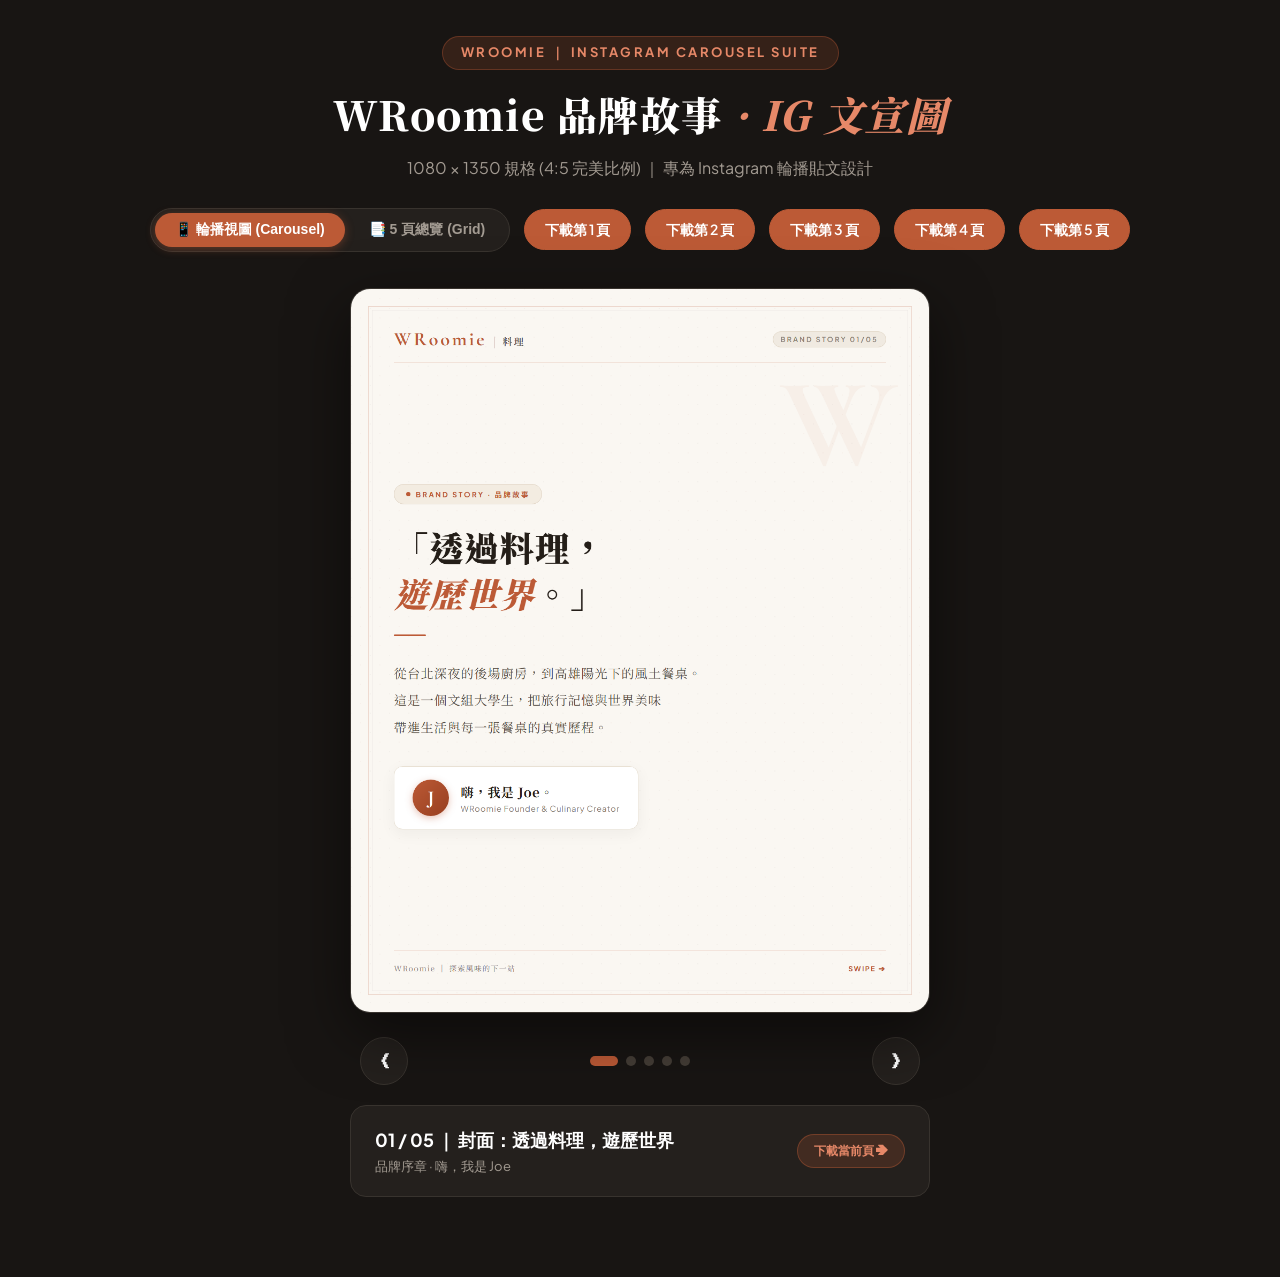
<file: ig_post/index.html>
<!DOCTYPE html>
<html lang="zh-TW">
<head>
<meta charset="UTF-8">
<meta name="viewport" content="width=device-width, initial-scale=1.0">
<title>WRoomie｜料理 - IG 宣傳圖預覽與下載</title>
<link rel="preconnect" href="https://fonts.googleapis.com">
<link rel="preconnect" href="https://fonts.gstatic.com" crossorigin>
<link href="https://fonts.googleapis.com/css2?family=Cormorant+Garamond:ital,wght@0,600;0,700;1,400&family=Noto+Serif+TC:wght@400;600;700;900&family=Plus+Jakarta+Sans:wght@400;500;600;700;800&display=swap" rel="stylesheet">
<style>
  :root {
    --bg-primary: #181513;
    --bg-surface: #24201D;
    --bg-card: #FAF7F2;
    --brand-terracotta: #BC5A36;
    --brand-terracotta-hover: #A04727;
    --brand-olive: #5A6B53;
    --text-light: #F5F3EF;
    --text-muted: #A39B92;
    --border-color: #38332E;
  }

  * {
    margin: 0;
    padding: 0;
    box-sizing: border-box;
  }

  body {
    background-color: var(--bg-primary);
    color: var(--text-light);
    font-family: 'Plus Jakarta Sans', -apple-system, BlinkMacSystemFont, "Segoe UI", Roboto, "PingFang TC", "Microsoft JhengHei", sans-serif;
    min-height: 100vh;
    padding: 36px 20px 80px;
    line-height: 1.5;
  }

  .header-container {
    max-width: 1200px;
    margin: 0 auto 36px;
    text-align: center;
  }

  .brand-badge {
    display: inline-block;
    background: rgba(188, 90, 54, 0.18);
    color: #E68868;
    border: 1px solid rgba(188, 90, 54, 0.35);
    padding: 6px 18px;
    border-radius: 20px;
    font-size: 13px;
    font-weight: 700;
    letter-spacing: 2.5px;
    margin-bottom: 14px;
    text-transform: uppercase;
  }

  h1 {
    font-family: 'Noto Serif TC', serif;
    font-size: 40px;
    font-weight: 900;
    color: #FFFFFF;
    margin-bottom: 12px;
    letter-spacing: 1.5px;
  }

  h1 span {
    color: #E68868;
    font-style: italic;
  }

  .subtitle {
    color: var(--text-muted);
    font-size: 16px;
    margin-bottom: 28px;
    font-weight: 400;
  }

  /* View Mode Toggle Bar */
  .view-toggle-bar {
    display: flex;
    justify-content: center;
    align-items: center;
    gap: 14px;
    margin-bottom: 36px;
    flex-wrap: wrap;
  }

  .toggle-group {
    background: var(--bg-surface);
    padding: 4px;
    border-radius: 30px;
    border: 1px solid var(--border-color);
    display: flex;
    gap: 4px;
  }

  .toggle-btn {
    background: transparent;
    border: none;
    color: var(--text-muted);
    padding: 8px 20px;
    border-radius: 20px;
    font-size: 14px;
    font-weight: 600;
    cursor: pointer;
    transition: all 0.2s ease;
  }

  .toggle-btn.active {
    background: var(--brand-terracotta);
    color: #FFFFFF;
    box-shadow: 0 2px 10px rgba(188, 90, 54, 0.4);
  }

  .btn {
    background: var(--bg-surface);
    color: var(--text-light);
    border: 1px solid var(--border-color);
    padding: 9px 20px;
    border-radius: 30px;
    font-size: 14px;
    font-weight: 600;
    cursor: pointer;
    transition: all 0.2s ease;
    text-decoration: none;
    display: inline-flex;
    align-items: center;
    gap: 8px;
  }

  .btn:hover {
    background: #332D28;
    border-color: #554D45;
  }

  .btn.btn-primary {
    background: var(--brand-terracotta);
    border-color: var(--brand-terracotta);
    color: #FFFFFF;
  }

  .btn.btn-primary:hover {
    background: var(--brand-terracotta-hover);
  }

  /* Carousel Section */
  #carousel-view {
    max-width: 580px;
    margin: 0 auto;
    display: flex;
    flex-direction: column;
    align-items: center;
  }

  .carousel-screen {
    width: 100%;
    aspect-ratio: 4 / 5;
    background: #0C0A09;
    border-radius: 20px;
    border: 1px solid var(--border-color);
    overflow: hidden;
    position: relative;
    box-shadow: 0 20px 60px rgba(0,0,0,0.5);
  }

  .carousel-img {
    width: 100%;
    height: 100%;
    object-fit: cover;
    display: block;
    transition: opacity 0.3s ease;
  }

  .carousel-controls {
    display: flex;
    justify-content: space-between;
    align-items: center;
    width: 100%;
    margin-top: 24px;
    padding: 0 10px;
  }

  .nav-btn {
    background: var(--bg-surface);
    color: #FFFFFF;
    border: 1px solid var(--border-color);
    width: 48px;
    height: 48px;
    border-radius: 50%;
    display: flex;
    align-items: center;
    justify-content: center;
    font-size: 20px;
    cursor: pointer;
    transition: all 0.2s;
  }

  .nav-btn:hover {
    background: var(--brand-terracotta);
    border-color: var(--brand-terracotta);
    transform: scale(1.05);
  }

  .indicators-row {
    display: flex;
    gap: 8px;
    align-items: center;
  }

  .dot {
    width: 10px;
    height: 10px;
    border-radius: 50%;
    background: #443D36;
    cursor: pointer;
    transition: all 0.2s ease;
  }

  .dot.active {
    width: 28px;
    border-radius: 10px;
    background: var(--brand-terracotta);
  }

  .slide-info-card {
    background: var(--bg-surface);
    border: 1px solid var(--border-color);
    border-radius: 16px;
    width: 100%;
    padding: 20px 24px;
    margin-top: 20px;
    display: flex;
    justify-content: space-between;
    align-items: center;
  }

  .slide-info-text h3 {
    font-size: 18px;
    font-weight: 700;
    color: #FFFFFF;
    margin-bottom: 4px;
  }

  .slide-info-text p {
    font-size: 13px;
    color: var(--text-muted);
  }

  /* Grid of all slides */
  #grid-view {
    display: grid;
    grid-template-columns: repeat(auto-fit, minmax(320px, 1fr));
    gap: 32px;
    max-width: 1600px;
    margin: 0 auto;
  }

  .slide-card {
    background: var(--bg-surface);
    border-radius: 18px;
    border: 1px solid var(--border-color);
    overflow: hidden;
    display: flex;
    flex-direction: column;
    box-shadow: 0 10px 30px rgba(0,0,0,0.3);
    transition: transform 0.2s ease, box-shadow 0.2s ease, border-color 0.2s ease;
  }

  .slide-card:hover {
    transform: translateY(-5px);
    box-shadow: 0 16px 44px rgba(0,0,0,0.45);
    border-color: #E68868;
  }

  .slide-card-header {
    padding: 16px 20px;
    display: flex;
    justify-content: space-between;
    align-items: center;
    border-bottom: 1px solid var(--border-color);
  }

  .slide-card-title {
    font-weight: 700;
    font-size: 15px;
    color: #E7E5E4;
  }

  .slide-number {
    font-size: 12px;
    color: #E68868;
    font-weight: 700;
    letter-spacing: 1.5px;
  }

  .slide-preview-container {
    width: 100%;
    aspect-ratio: 4 / 5;
    background: #0C0A09;
    position: relative;
    overflow: hidden;
  }

  .slide-preview-container img {
    width: 100%;
    height: 100%;
    object-fit: cover;
    display: block;
  }

  .slide-card-footer {
    padding: 14px 20px;
    display: flex;
    justify-content: space-between;
    align-items: center;
    background: #1C1917;
    border-top: 1px solid var(--border-color);
  }

  .slide-card-footer span {
    font-size: 13px;
    color: var(--text-muted);
  }

  .btn-download {
    background: rgba(188, 90, 54, 0.2);
    color: #E68868;
    border: 1px solid rgba(188, 90, 54, 0.4);
    padding: 7px 16px;
    border-radius: 20px;
    font-size: 12px;
    font-weight: 700;
    text-decoration: none;
    transition: all 0.2s;
  }

  .btn-download:hover {
    background: var(--brand-terracotta);
    color: #FFFFFF;
  }
</style>
</head>
<body>

  <div class="header-container">
    <div class="brand-badge">WRoomie ｜ Instagram Carousel Suite</div>
    <h1>WRoomie 品牌故事 <span>· IG 文宣圖</span></h1>
    <p class="subtitle">1080 × 1350 規格 (4:5 完美比例) ｜ 專為 Instagram 輪播貼文設計</p>

    <div class="view-toggle-bar">
      <div class="toggle-group">
        <button class="toggle-btn active" id="btn-show-carousel" onclick="switchView('carousel')">📱 輪播視圖 (Carousel)</button>
        <button class="toggle-btn" id="btn-show-grid" onclick="switchView('grid')">📑 5 頁總覽 (Grid)</button>
      </div>
      <a href="output/slide_1.png" download="WRoomie_01_Cover.png" class="btn btn-primary">下載第 1 頁</a>
      <a href="output/slide_2.png" download="WRoomie_02_2012.png" class="btn btn-primary">下載第 2 頁</a>
      <a href="output/slide_3.png" download="WRoomie_03_2022.png" class="btn btn-primary">下載第 3 頁</a>
      <a href="output/slide_4.png" download="WRoomie_04_2026.png" class="btn btn-primary">下載第 4 頁</a>
      <a href="output/slide_5.png" download="WRoomie_05_Vision.png" class="btn btn-primary">下載第 5 頁</a>
    </div>
  </div>

  <!-- Carousel Mode -->
  <div id="carousel-view">
    <div class="carousel-screen">
      <img src="output/slide_1.png" id="mainCarouselImg" class="carousel-img" alt="Slide Preview">
    </div>

    <div class="carousel-controls">
      <button class="nav-btn" onclick="prevSlide()">❮</button>
      <div class="indicators-row" id="dotsContainer">
        <div class="dot active" onclick="goToSlide(1)"></div>
        <div class="dot" onclick="goToSlide(2)"></div>
        <div class="dot" onclick="goToSlide(3)"></div>
        <div class="dot" onclick="goToSlide(4)"></div>
        <div class="dot" onclick="goToSlide(5)"></div>
      </div>
      <button class="nav-btn" onclick="nextSlide()">❯</button>
    </div>

    <div class="slide-info-card">
      <div class="slide-info-text">
        <h3 id="slideInfoTitle">01 / 05 ｜ 封面：透過料理，遊歷世界</h3>
        <p id="slideInfoDesc">品牌序章 · 嗨，我是 Joe</p>
      </div>
      <a href="output/slide_1.png" id="slideInfoDownload" download="WRoomie_Slide_1.png" class="btn-download">下載當前頁 ➔</a>
    </div>
  </div>

  <!-- Grid Mode -->
  <div id="grid-view" style="display: none;">

    <!-- Slide 1 -->
    <div class="slide-card">
      <div class="slide-card-header">
        <span class="slide-card-title">封面 ｜ 透過料理，遊歷世界</span>
        <span class="slide-number">01 / 05</span>
      </div>
      <div class="slide-preview-container">
        <img src="output/slide_1.png" alt="Slide 1">
      </div>
      <div class="slide-card-footer">
        <span>品牌序章 · 嗨，我是 Joe</span>
        <a href="output/slide_1.png" download="WRoomie_01_Cover.png" class="btn-download">下載 PNG ➔</a>
      </div>
    </div>

    <!-- Slide 2 -->
    <div class="slide-card">
      <div class="slide-card-header">
        <span class="slide-card-title">2012 ｜ 闖進廚房後場的起點</span>
        <span class="slide-number">02 / 05</span>
      </div>
      <div class="slide-preview-container">
        <img src="output/slide_2.png" alt="Slide 2">
      </div>
      <div class="slide-card-footer">
        <span>文組生的大學轉折點</span>
        <a href="output/slide_2.png" download="WRoomie_02_2012.png" class="btn-download">下載 PNG ➔</a>
      </div>
    </div>

    <!-- Slide 3 -->
    <div class="slide-card">
      <div class="slide-card-header">
        <span class="slide-card-title">2022 ｜ 成立 Roomie (一日室友)</span>
        <span class="slide-number">03 / 05</span>
      </div>
      <div class="slide-preview-container">
        <img src="output/slide_3.png" alt="Slide 3">
      </div>
      <div class="slide-card-footer">
        <span>結合 2 張精緻美食照片</span>
        <a href="output/slide_3.png" download="WRoomie_03_2022.png" class="btn-download">下載 PNG ➔</a>
      </div>
    </div>

    <!-- Slide 4 -->
    <div class="slide-card">
      <div class="slide-card-header">
        <span class="slide-card-title">2026 ｜ 回到高雄，重新認識料理</span>
        <span class="slide-number">04 / 05</span>
      </div>
      <div class="slide-preview-container">
        <img src="output/slide_4.png" alt="Slide 4">
      </div>
      <div class="slide-card-footer">
        <span>結合 Joe 專注做菜照片</span>
        <a href="output/slide_4.png" download="WRoomie_04_2026.png" class="btn-download">下載 PNG ➔</a>
      </div>
    </div>

    <!-- Slide 5 -->
    <div class="slide-card">
      <div class="slide-card-header">
        <span class="slide-card-title">結尾 ｜ WRoomie 的理念與願景</span>
        <span class="slide-number">05 / 05</span>
      </div>
      <div class="slide-preview-container">
        <img src="output/slide_5.png" alt="Slide 5">
      </div>
      <div class="slide-card-footer">
        <span>金句總結與關注號召</span>
        <a href="output/slide_5.png" download="WRoomie_05_Vision.png" class="btn-download">下載 PNG ➔</a>
      </div>
    </div>

  </div>

  <script>
    const slideData = [
      { id: 1, title: "01 / 05 ｜ 封面：透過料理，遊歷世界", desc: "品牌序章 · 嗨，我是 Joe", file: "slide_1.png", name: "WRoomie_01_Cover.png" },
      { id: 2, title: "02 / 05 ｜ 2012：闖入廚房後場的起點", desc: "普通文組生的料理志業轉折點", file: "slide_2.png", name: "WRoomie_02_2012.png" },
      { id: 3, title: "03 / 05 ｜ 2022：成立 Roomie 一日室友", desc: "結合 2 張精緻美食料理照片", file: "slide_3.png", name: "WRoomie_03_2022.png" },
      { id: 4, title: "04 / 05 ｜ 2026：回到高雄，重新認識料理", desc: "結合 Joe 專注做菜的照片", file: "slide_4.png", name: "WRoomie_04_2026.png" },
      { id: 5, title: "05 / 05 ｜ 結尾：從高雄出發，把世界帶回餐桌", desc: "核心金句與關注號召", file: "slide_5.png", name: "WRoomie_05_Vision.png" }
    ];

    let currentSlide = 1;

    function updateCarousel() {
      const data = slideData[currentSlide - 1];
      const img = document.getElementById('mainCarouselImg');
      img.style.opacity = 0;
      setTimeout(() => {
        img.src = 'output/' + data.file;
        img.style.opacity = 1;
      }, 150);

      document.getElementById('slideInfoTitle').textContent = data.title;
      document.getElementById('slideInfoDesc').textContent = data.desc;
      const downloadBtn = document.getElementById('slideInfoDownload');
      downloadBtn.href = 'output/' + data.file;
      downloadBtn.download = data.name;

      const dots = document.querySelectorAll('.dot');
      dots.forEach((dot, idx) => {
        if (idx === currentSlide - 1) {
          dot.classList.add('active');
        } else {
          dot.classList.remove('active');
        }
      });
    }

    function nextSlide() {
      currentSlide = currentSlide >= 5 ? 1 : currentSlide + 1;
      updateCarousel();
    }

    function prevSlide() {
      currentSlide = currentSlide <= 1 ? 5 : currentSlide - 1;
      updateCarousel();
    }

    function goToSlide(num) {
      currentSlide = num;
      updateCarousel();
    }

    function switchView(mode) {
      const carouselView = document.getElementById('carousel-view');
      const gridView = document.getElementById('grid-view');
      const btnCarousel = document.getElementById('btn-show-carousel');
      const btnGrid = document.getElementById('btn-show-grid');

      if (mode === 'carousel') {
        carouselView.style.display = 'flex';
        gridView.style.display = 'none';
        btnCarousel.classList.add('active');
        btnGrid.classList.remove('active');
      } else {
        carouselView.style.display = 'none';
        gridView.style.display = 'grid';
        btnCarousel.classList.remove('active');
        btnGrid.classList.add('active');
      }
    }

    // Keyboard support
    document.addEventListener('keydown', (e) => {
      if (e.key === 'ArrowRight') nextSlide();
      if (e.key === 'ArrowLeft') prevSlide();
    });
  </script>
</body>
</html>
</file>
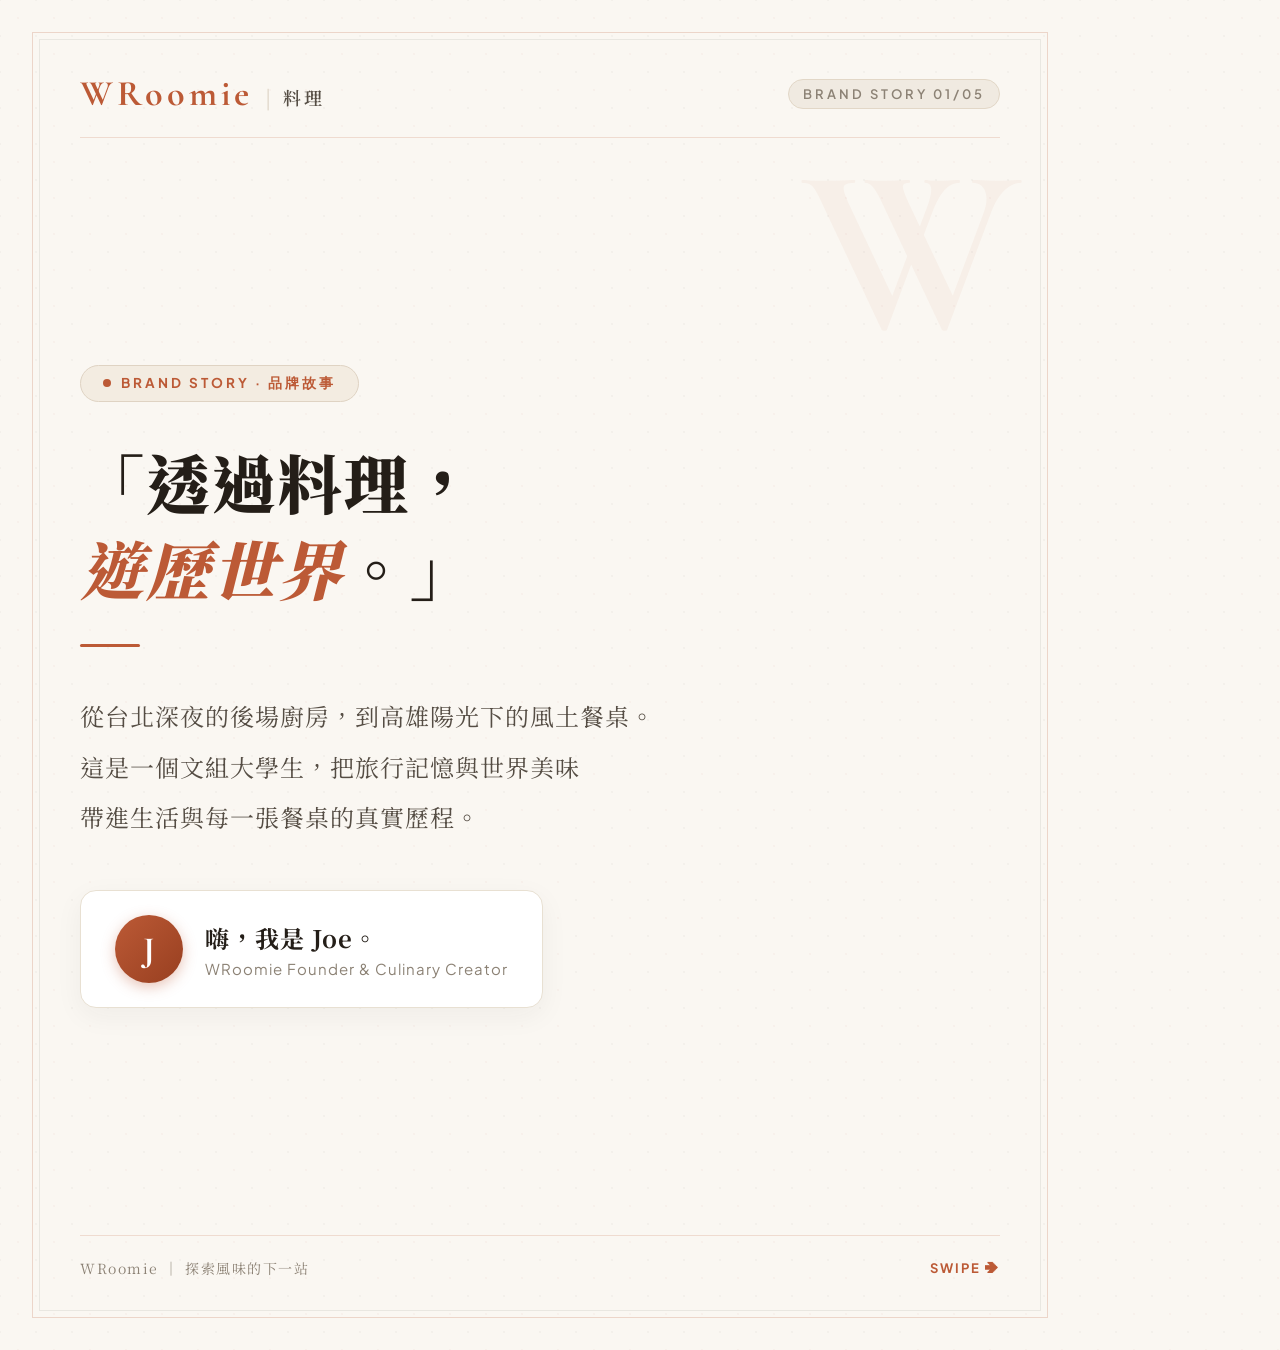
<file: ig_post/slide1.html>
<!DOCTYPE html>
<html lang="zh-TW">
<head>
<meta charset="UTF-8">
<title>WRoomie - Slide 1</title>
<link rel="preconnect" href="https://fonts.googleapis.com">
<link rel="preconnect" href="https://fonts.gstatic.com" crossorigin>
<link href="https://fonts.googleapis.com/css2?family=Cormorant+Garamond:ital,wght@0,400;0,600;0,700;1,400;1,600&family=Noto+Serif+TC:wght@400;500;600;700;900&family=Plus+Jakarta+Sans:wght@400;500;600;700&display=swap" rel="stylesheet">
<style>
  * {
    margin: 0;
    padding: 0;
    box-sizing: border-box;
    -webkit-font-smoothing: antialiased;
  }

  body {
    width: 1080px;
    height: 1350px;
    background-color: #FAF7F2;
    background-image: radial-gradient(rgba(188, 90, 54, 0.04) 1px, transparent 1px), radial-gradient(rgba(45, 39, 33, 0.03) 1px, #FAF7F2 1px);
    background-size: 36px 36px;
    background-position: 0 0, 18px 18px;
    font-family: 'Noto Serif TC', serif;
    color: #2D2721;
    overflow: hidden;
    position: relative;
    padding: 72px 80px;
    display: flex;
    flex-direction: column;
    justify-content: space-between;
  }

  .frame-border {
    position: absolute;
    top: 32px;
    left: 32px;
    right: 32px;
    bottom: 32px;
    border: 1px solid rgba(188, 90, 54, 0.22);
    pointer-events: none;
    z-index: 100;
  }
  .frame-border::before {
    content: '';
    position: absolute;
    top: 6px;
    left: 6px;
    right: 6px;
    bottom: 6px;
    border: 1px solid rgba(45, 39, 33, 0.08);
  }

  .header {
    display: flex;
    justify-content: space-between;
    align-items: center;
    border-bottom: 1px solid rgba(188, 90, 54, 0.18);
    padding-bottom: 22px;
    position: relative;
    z-index: 10;
  }

  .brand-logo {
    display: flex;
    align-items: baseline;
    gap: 12px;
  }

  .brand-logo .eng {
    font-family: 'Cormorant Garamond', serif;
    font-size: 36px;
    font-weight: 700;
    letter-spacing: 4px;
    color: #BC5A36;
  }

  .brand-logo .slash {
    color: #D4C8B8;
    font-weight: 300;
    font-size: 20px;
  }

  .brand-logo .cht {
    font-family: 'Noto Serif TC', serif;
    font-size: 18px;
    font-weight: 600;
    letter-spacing: 3px;
    color: #554D44;
  }

  .slide-tag {
    font-family: 'Plus Jakarta Sans', sans-serif;
    font-size: 13px;
    font-weight: 600;
    letter-spacing: 3px;
    color: #8C8275;
    text-transform: uppercase;
    background: #F0EAE1;
    padding: 6px 14px;
    border-radius: 20px;
    border: 1px solid #E2D7C7;
  }

  .content-main {
    flex: 1;
    display: flex;
    flex-direction: column;
    justify-content: center;
    position: relative;
    z-index: 10;
    padding: 20px 0;
  }

  .watermark-symbol {
    position: absolute;
    right: -20px;
    top: 20px;
    font-family: 'Cormorant Garamond', serif;
    font-size: 240px;
    font-weight: 700;
    color: rgba(188, 90, 54, 0.05);
    line-height: 0.8;
    user-select: none;
    pointer-events: none;
    z-index: -1;
  }

  .cover-badge {
    display: inline-flex;
    align-items: center;
    gap: 10px;
    font-family: 'Plus Jakarta Sans', sans-serif;
    font-size: 13.5px;
    font-weight: 700;
    color: #BC5A36;
    letter-spacing: 3px;
    text-transform: uppercase;
    background: #F3ECE1;
    border: 1px solid #DFD3C3;
    padding: 8px 22px;
    border-radius: 20px;
    margin-bottom: 36px;
    width: fit-content;
  }

  .cover-badge::before {
    content: '';
    width: 8px;
    height: 8px;
    border-radius: 50%;
    background: #BC5A36;
  }

  .hero-quote {
    font-size: 64px;
    font-weight: 900;
    line-height: 1.35;
    color: #241E18;
    letter-spacing: 2px;
    margin-bottom: 34px;
  }

  .hero-quote span {
    color: #BC5A36;
    font-style: italic;
  }

  .cover-desc {
    font-size: 24px;
    line-height: 2.1;
    color: #554D44;
    letter-spacing: 1px;
    margin-bottom: 48px;
    max-width: 840px;
  }

  .divider-accent {
    width: 60px;
    height: 3px;
    background: #BC5A36;
    margin-bottom: 44px;
    border-radius: 2px;
  }

  .author-card {
    display: flex;
    align-items: center;
    gap: 22px;
    background: #FFFFFF;
    border: 1px solid #E8E0D2;
    padding: 24px 34px;
    border-radius: 16px;
    width: fit-content;
    box-shadow: 0 8px 28px rgba(45, 39, 33, 0.05);
  }

  .author-avatar {
    width: 68px;
    height: 68px;
    border-radius: 50%;
    background: linear-gradient(135deg, #BC5A36 0%, #983F20 100%);
    color: #FFFFFF;
    display: flex;
    align-items: center;
    justify-content: center;
    font-family: 'Cormorant Garamond', serif;
    font-size: 34px;
    font-weight: 700;
    box-shadow: 0 4px 14px rgba(188, 90, 54, 0.35);
  }

  .author-info h4 {
    font-size: 24px;
    font-weight: 700;
    color: #241E18;
    margin-bottom: 4px;
    letter-spacing: 1px;
  }

  .author-info p {
    font-size: 15px;
    color: #8C8275;
    font-family: 'Plus Jakarta Sans', sans-serif;
    letter-spacing: 1px;
  }

  .footer {
    display: flex;
    justify-content: space-between;
    align-items: center;
    border-top: 1px solid rgba(188, 90, 54, 0.18);
    padding-top: 22px;
    position: relative;
    z-index: 10;
  }

  .footer-left {
    font-size: 14px;
    color: #8C8275;
    letter-spacing: 1.5px;
    font-family: 'Noto Serif TC', serif;
  }

  .swipe-hint {
    display: flex;
    align-items: center;
    gap: 8px;
    font-family: 'Plus Jakarta Sans', sans-serif;
    font-size: 13px;
    font-weight: 700;
    color: #BC5A36;
    letter-spacing: 2px;
  }
</style>
</head>
<body>
  <div class="frame-border"></div>

  <div class="header">
    <div class="brand-logo">
      <span class="eng">WRoomie</span>
      <span class="slash">|</span>
      <span class="cht">料理</span>
    </div>
    <div class="slide-tag">Brand Story 01/05</div>
  </div>

  <div class="content-main">
    <div class="watermark-symbol">W</div>
    <div class="cover-badge">Brand Story · 品牌故事</div>
    <h1 class="hero-quote">「透過料理，<br><span>遊歷世界</span>。」</h1>
    <div class="divider-accent"></div>
    <p class="cover-desc">
      從台北深夜的後場廚房，到高雄陽光下的風土餐桌。<br>
      這是一個文組大學生，把旅行記憶與世界美味<br>
      帶進生活與每一張餐桌的真實歷程。
    </p>

    <div class="author-card">
      <div class="author-avatar">J</div>
      <div class="author-info">
        <h4>嗨，我是 Joe。</h4>
        <p>WRoomie Founder & Culinary Creator</p>
      </div>
    </div>
  </div>

  <div class="footer">
    <div class="footer-left">WRoomie ｜ 探索風味的下一站</div>
    <div class="swipe-hint">SWIPE ➔</div>
  </div>
</body>
</html>
</file>
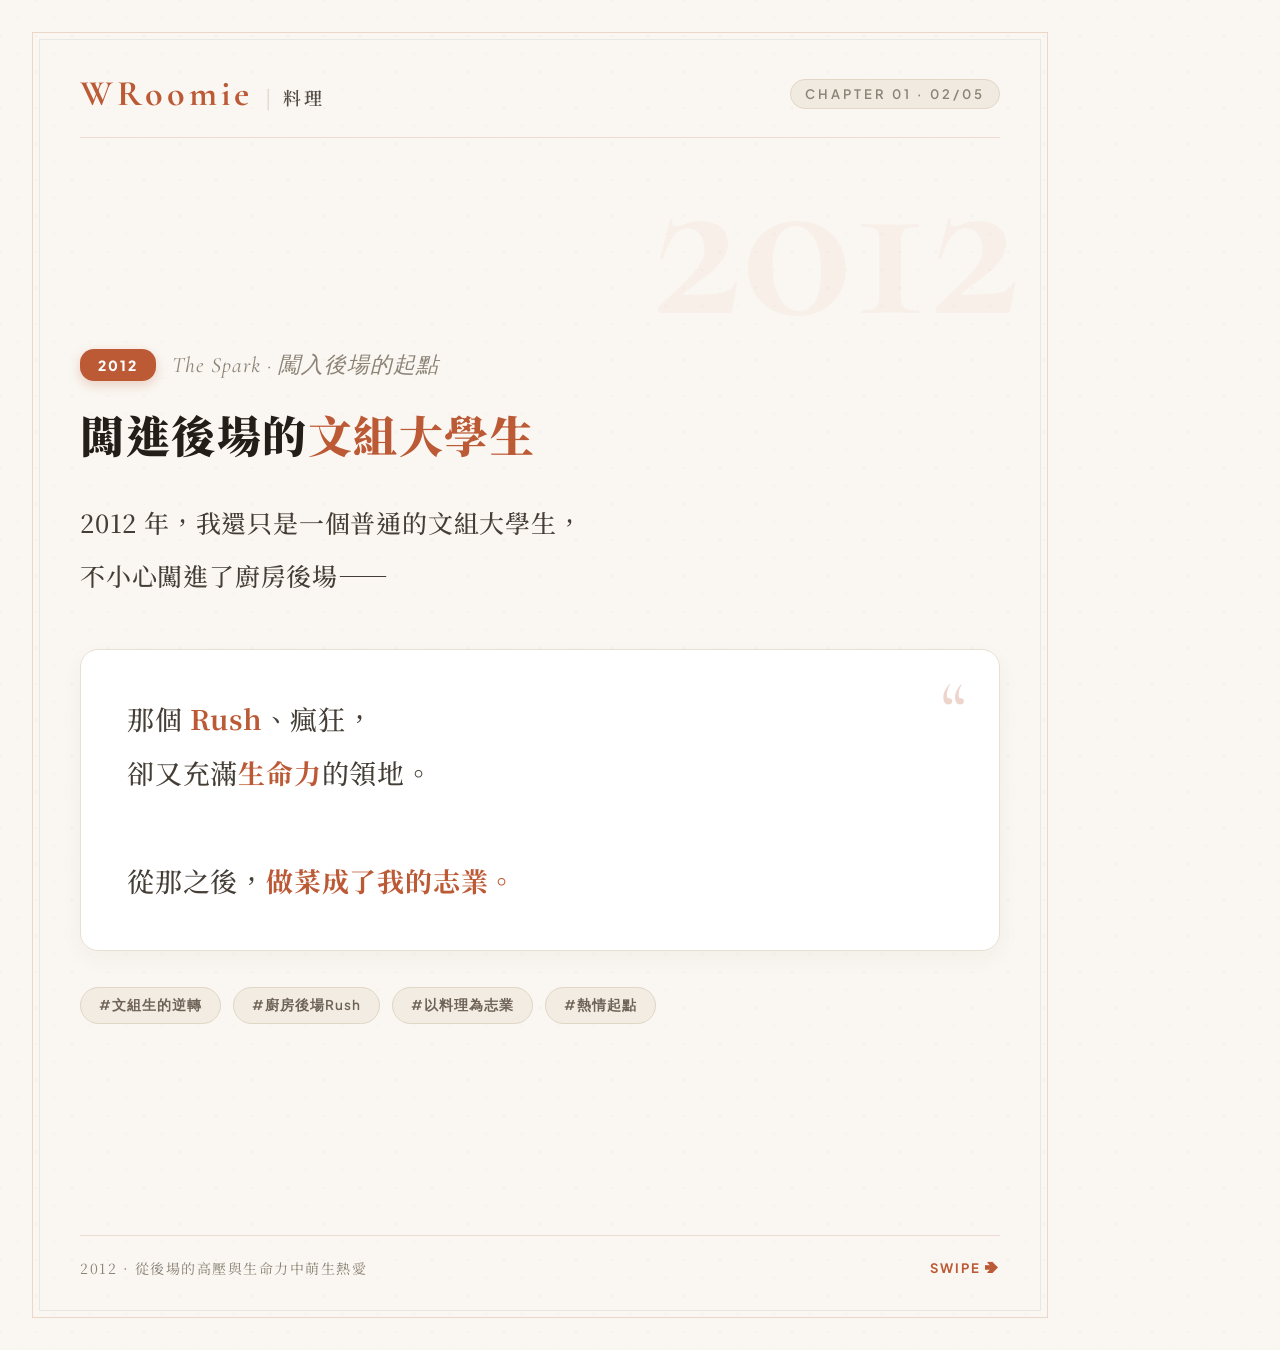
<file: ig_post/slide2.html>
<!DOCTYPE html>
<html lang="zh-TW">
<head>
<meta charset="UTF-8">
<title>WRoomie - Slide 2</title>
<link rel="preconnect" href="https://fonts.googleapis.com">
<link rel="preconnect" href="https://fonts.gstatic.com" crossorigin>
<link href="https://fonts.googleapis.com/css2?family=Cormorant+Garamond:ital,wght@0,400;0,600;0,700;1,400;1,600&family=Noto+Serif+TC:wght@400;500;600;700;900&family=Plus+Jakarta+Sans:wght@400;500;600;700&display=swap" rel="stylesheet">
<style>
  * {
    margin: 0;
    padding: 0;
    box-sizing: border-box;
    -webkit-font-smoothing: antialiased;
  }

  body {
    width: 1080px;
    height: 1350px;
    background-color: #FAF7F2;
    background-image: radial-gradient(rgba(188, 90, 54, 0.04) 1px, transparent 1px), radial-gradient(rgba(45, 39, 33, 0.03) 1px, #FAF7F2 1px);
    background-size: 36px 36px;
    background-position: 0 0, 18px 18px;
    font-family: 'Noto Serif TC', 'PingFang TC', 'Microsoft JhengHei', serif;
    color: #2D2721;
    overflow: hidden;
    position: relative;
    padding: 72px 80px;
    display: flex;
    flex-direction: column;
    justify-content: space-between;
  }

  .frame-border {
    position: absolute;
    top: 32px;
    left: 32px;
    right: 32px;
    bottom: 32px;
    border: 1px solid rgba(188, 90, 54, 0.22);
    pointer-events: none;
    z-index: 100;
  }
  .frame-border::before {
    content: '';
    position: absolute;
    top: 6px;
    left: 6px;
    right: 6px;
    bottom: 6px;
    border: 1px solid rgba(45, 39, 33, 0.08);
  }

  .header {
    display: flex;
    justify-content: space-between;
    align-items: center;
    border-bottom: 1px solid rgba(188, 90, 54, 0.18);
    padding-bottom: 22px;
    position: relative;
    z-index: 10;
  }

  .brand-logo {
    display: flex;
    align-items: baseline;
    gap: 12px;
  }

  .brand-logo .eng {
    font-family: 'Cormorant Garamond', serif;
    font-size: 36px;
    font-weight: 700;
    letter-spacing: 4px;
    color: #BC5A36;
  }

  .brand-logo .slash {
    color: #D4C8B8;
    font-weight: 300;
    font-size: 20px;
  }

  .brand-logo .cht {
    font-family: 'Noto Serif TC', serif;
    font-size: 18px;
    font-weight: 600;
    letter-spacing: 3px;
    color: #554D44;
  }

  .slide-tag {
    font-family: 'Plus Jakarta Sans', sans-serif;
    font-size: 13px;
    font-weight: 600;
    letter-spacing: 3px;
    color: #8C8275;
    text-transform: uppercase;
    background: #F0EAE1;
    padding: 6px 14px;
    border-radius: 20px;
    border: 1px solid #E2D7C7;
  }

  .content-main {
    flex: 1;
    display: flex;
    flex-direction: column;
    justify-content: center;
    position: relative;
    z-index: 10;
    padding: 20px 0;
  }

  .watermark-year {
    position: absolute;
    right: -20px;
    top: 10px;
    font-family: 'Cormorant Garamond', serif;
    font-size: 230px;
    font-weight: 700;
    color: rgba(188, 90, 54, 0.05);
    line-height: 0.8;
    user-select: none;
    pointer-events: none;
    z-index: -1;
  }

  .year-badge-container {
    display: flex;
    align-items: center;
    gap: 16px;
    margin-bottom: 24px;
  }

  .year-pill {
    font-family: 'Plus Jakarta Sans', sans-serif;
    font-size: 14px;
    font-weight: 800;
    letter-spacing: 2px;
    color: #FFFFFF;
    background: #BC5A36;
    padding: 7px 18px;
    border-radius: 14px;
    text-transform: uppercase;
    box-shadow: 0 4px 12px rgba(188, 90, 54, 0.25);
  }

  .year-en-sub {
    font-family: 'Cormorant Garamond', serif;
    font-style: italic;
    font-size: 22px;
    color: #8C8275;
    letter-spacing: 1px;
  }

  .slide-title {
    font-size: 44px;
    font-weight: 900;
    line-height: 1.35;
    color: #241E18;
    letter-spacing: 1.5px;
    margin-bottom: 32px;
  }

  .slide-title span {
    color: #BC5A36;
  }

  .story-p {
    font-size: 25px;
    line-height: 2.1;
    color: #453E36;
    letter-spacing: 0.8px;
    margin-bottom: 28px;
    font-weight: 500;
  }

  .story-p strong {
    color: #BC5A36;
    font-weight: 700;
  }

  .kitchen-card {
    background: #FFFFFF;
    border: 1px solid #E8E0D2;
    border-radius: 18px;
    padding: 42px 46px;
    margin-top: 20px;
    box-shadow: 0 8px 24px rgba(45, 39, 33, 0.04);
    position: relative;
  }

  .kitchen-quote-icon {
    font-family: 'Cormorant Garamond', serif;
    font-size: 80px;
    line-height: 1;
    color: #BC5A36;
    opacity: 0.25;
    position: absolute;
    top: 20px;
    right: 32px;
  }

  .keywords-tag-row {
    display: flex;
    gap: 12px;
    margin-top: 36px;
    flex-wrap: wrap;
  }

  .kw-tag {
    font-family: 'Plus Jakarta Sans', sans-serif;
    font-size: 13.5px;
    font-weight: 600;
    color: #6E6356;
    background: #F2ECE2;
    border: 1px solid #E0D6C6;
    padding: 8px 18px;
    border-radius: 20px;
    letter-spacing: 1px;
  }

  .footer {
    display: flex;
    justify-content: space-between;
    align-items: center;
    border-top: 1px solid rgba(188, 90, 54, 0.18);
    padding-top: 22px;
    position: relative;
    z-index: 10;
  }

  .footer-left {
    font-size: 14px;
    color: #8C8275;
    letter-spacing: 1.5px;
    font-family: 'Noto Serif TC', serif;
  }

  .swipe-hint {
    display: flex;
    align-items: center;
    gap: 8px;
    font-family: 'Plus Jakarta Sans', sans-serif;
    font-size: 13px;
    font-weight: 700;
    color: #BC5A36;
    letter-spacing: 2px;
  }
</style>
</head>
<body>
  <div class="frame-border"></div>

  <div class="header">
    <div class="brand-logo">
      <span class="eng">WRoomie</span>
      <span class="slash">|</span>
      <span class="cht">料理</span>
    </div>
    <div class="slide-tag">Chapter 01 · 02/05</div>
  </div>

  <div class="content-main">
    <div class="watermark-year">2012</div>

    <div class="year-badge-container">
      <div class="year-pill">2012</div>
      <div class="year-en-sub">The Spark · 闖入後場的起點</div>
    </div>

    <h2 class="slide-title">闖進後場的<span>文組大學生</span></h2>

    <p class="story-p">
      2012 年，我還只是一個普通的文組大學生，<br>
      不小心闖進了廚房後場——
    </p>

    <div class="kitchen-card">
      <div class="kitchen-quote-icon">“</div>
      <p class="story-p" style="margin-bottom: 0; font-size: 27px; line-height: 2;">
        那個 <strong>Rush</strong>、瘋狂，<br>
        卻又充滿<strong>生命力</strong>的領地。<br><br>
        從那之後，<strong>做菜成了我的志業。</strong>
      </p>
    </div>

    <div class="keywords-tag-row">
      <span class="kw-tag">#文組生的逆轉</span>
      <span class="kw-tag">#廚房後場Rush</span>
      <span class="kw-tag">#以料理為志業</span>
      <span class="kw-tag">#熱情起點</span>
    </div>
  </div>

  <div class="footer">
    <div class="footer-left">2012 · 從後場的高壓與生命力中萌生熱愛</div>
    <div class="swipe-hint">SWIPE ➔</div>
  </div>
</body>
</html>
</file>
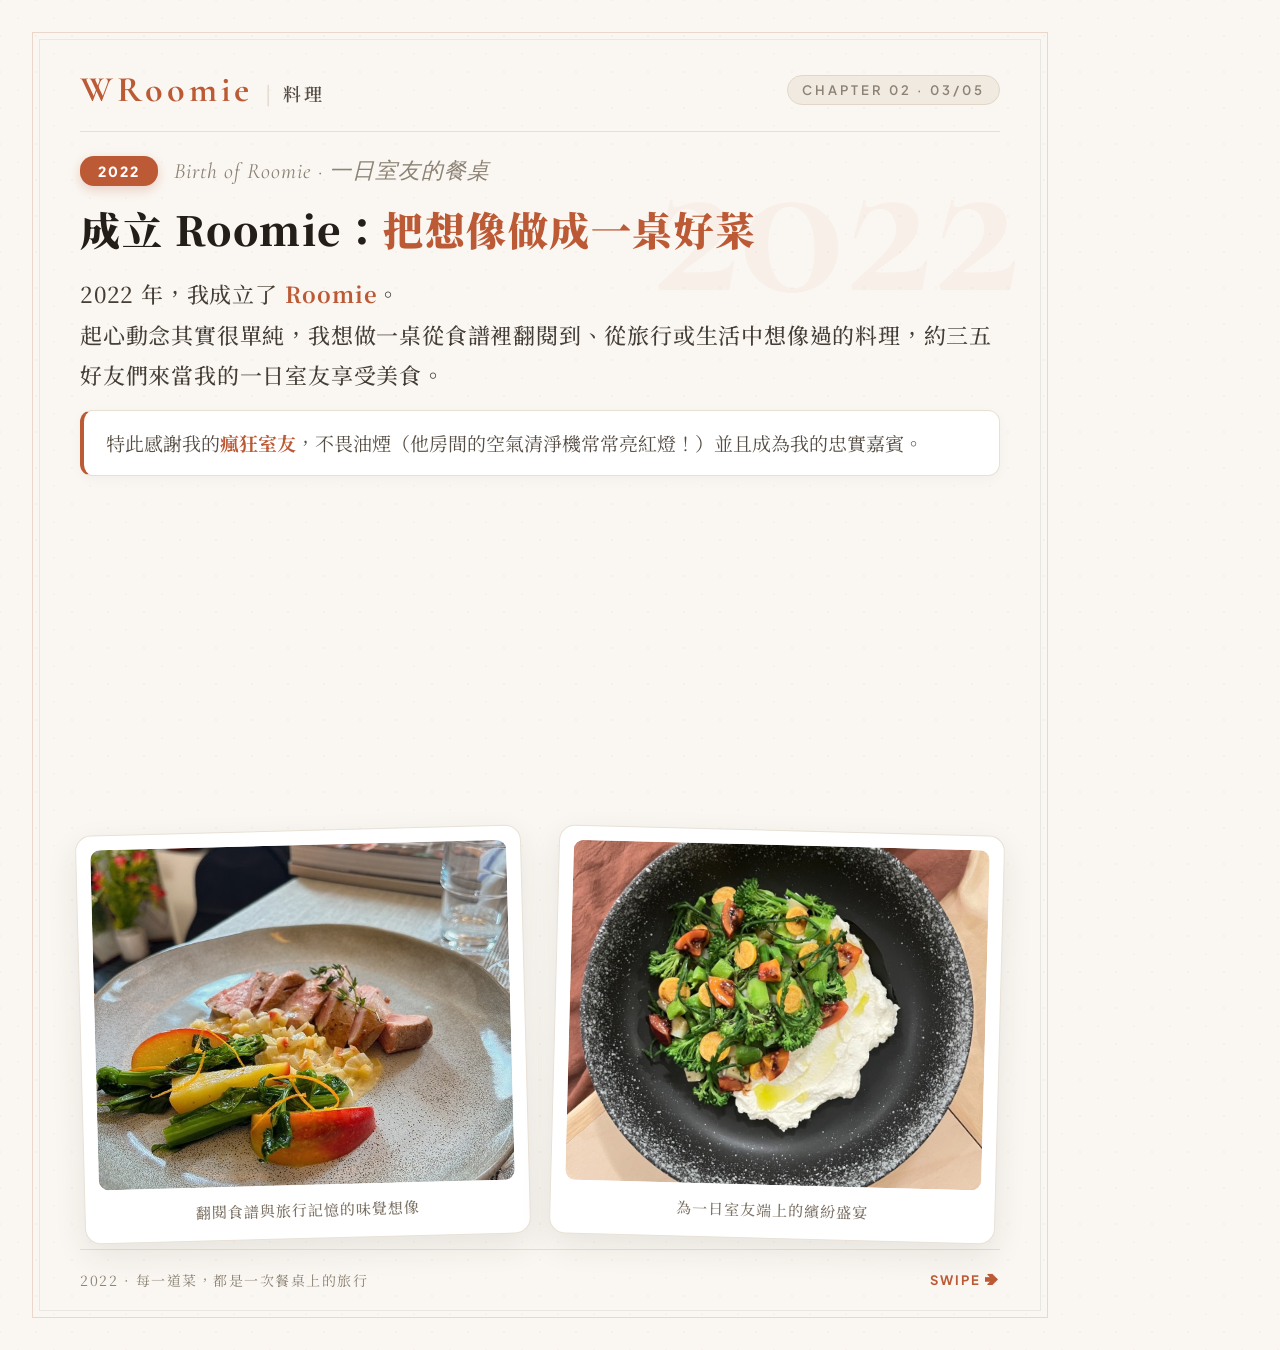
<file: ig_post/slide3.html>
<!DOCTYPE html>
<html lang="zh-TW">
<head>
<meta charset="UTF-8">
<title>WRoomie - Slide 3</title>
<link rel="preconnect" href="https://fonts.googleapis.com">
<link rel="preconnect" href="https://fonts.gstatic.com" crossorigin>
<link href="https://fonts.googleapis.com/css2?family=Cormorant+Garamond:ital,wght@0,400;0,600;0,700;1,400;1,600&family=Noto+Serif+TC:wght@400;500;600;700;900&family=Plus+Jakarta+Sans:wght@400;500;600;700&display=swap" rel="stylesheet">
<style>
  * {
    margin: 0;
    padding: 0;
    box-sizing: border-box;
    -webkit-font-smoothing: antialiased;
  }

  body {
    width: 1080px;
    height: 1350px;
    background-color: #FAF7F2;
    background-image: radial-gradient(rgba(188, 90, 54, 0.04) 1px, transparent 1px), radial-gradient(rgba(45, 39, 33, 0.03) 1px, #FAF7F2 1px);
    background-size: 36px 36px;
    background-position: 0 0, 18px 18px;
    font-family: 'Noto Serif TC', serif;
    color: #2D2721;
    overflow: hidden;
    position: relative;
    padding: 68px 80px 60px;
    display: flex;
    flex-direction: column;
    justify-content: space-between;
  }

  .frame-border {
    position: absolute;
    top: 32px;
    left: 32px;
    right: 32px;
    bottom: 32px;
    border: 1px solid rgba(188, 90, 54, 0.22);
    pointer-events: none;
    z-index: 100;
  }
  .frame-border::before {
    content: '';
    position: absolute;
    top: 6px;
    left: 6px;
    right: 6px;
    bottom: 6px;
    border: 1px solid rgba(45, 39, 33, 0.08);
  }

  .header {
    display: flex;
    justify-content: space-between;
    align-items: center;
    border-bottom: 1px solid rgba(188, 90, 54, 0.18);
    padding-bottom: 20px;
    position: relative;
    z-index: 10;
  }

  .brand-logo {
    display: flex;
    align-items: baseline;
    gap: 12px;
  }

  .brand-logo .eng {
    font-family: 'Cormorant Garamond', serif;
    font-size: 36px;
    font-weight: 700;
    letter-spacing: 4px;
    color: #BC5A36;
  }

  .brand-logo .slash {
    color: #D4C8B8;
    font-weight: 300;
    font-size: 20px;
  }

  .brand-logo .cht {
    font-family: 'Noto Serif TC', serif;
    font-size: 18px;
    font-weight: 600;
    letter-spacing: 3px;
    color: #554D44;
  }

  .slide-tag {
    font-family: 'Plus Jakarta Sans', sans-serif;
    font-size: 13px;
    font-weight: 600;
    letter-spacing: 3px;
    color: #8C8275;
    text-transform: uppercase;
    background: #F0EAE1;
    padding: 6px 14px;
    border-radius: 20px;
    border: 1px solid #E2D7C7;
  }

  .content-main {
    flex: 1;
    display: flex;
    flex-direction: column;
    justify-content: space-between;
    position: relative;
    z-index: 10;
    padding: 24px 0 10px;
  }

  .watermark-year {
    position: absolute;
    right: -20px;
    top: 0px;
    font-family: 'Cormorant Garamond', serif;
    font-size: 220px;
    font-weight: 700;
    color: rgba(188, 90, 54, 0.05);
    line-height: 0.8;
    user-select: none;
    pointer-events: none;
    z-index: -1;
  }

  .year-badge-container {
    display: flex;
    align-items: center;
    gap: 16px;
    margin-bottom: 16px;
  }

  .year-pill {
    font-family: 'Plus Jakarta Sans', sans-serif;
    font-size: 14px;
    font-weight: 800;
    letter-spacing: 2px;
    color: #FFFFFF;
    background: #BC5A36;
    padding: 6px 18px;
    border-radius: 14px;
    text-transform: uppercase;
    box-shadow: 0 4px 12px rgba(188, 90, 54, 0.25);
  }

  .year-en-sub {
    font-family: 'Cormorant Garamond', serif;
    font-style: italic;
    font-size: 22px;
    color: #8C8275;
    letter-spacing: 1px;
  }

  .slide-title {
    font-size: 40px;
    font-weight: 900;
    line-height: 1.35;
    color: #241E18;
    letter-spacing: 1.5px;
    margin-bottom: 18px;
  }

  .slide-title span {
    color: #BC5A36;
  }

  .story-p {
    font-size: 22px;
    line-height: 1.85;
    color: #453E36;
    letter-spacing: 0.8px;
    margin-bottom: 14px;
    font-weight: 500;
  }

  .story-p strong {
    color: #BC5A36;
    font-weight: 700;
  }

  .roomie-highlight {
    background: #FFFFFF;
    border: 1px solid #E8E0D2;
    border-left: 4px solid #BC5A36;
    border-radius: 12px;
    padding: 16px 22px;
    font-size: 19px;
    line-height: 1.7;
    color: #554D44;
    margin-bottom: 24px;
    box-shadow: 0 4px 14px rgba(45, 39, 33, 0.03);
  }

  .roomie-highlight strong {
    color: #BC5A36;
  }

  .photo-duo-container {
    display: flex;
    gap: 28px;
    align-items: stretch;
    justify-content: space-between;
  }

  .polaroid-card {
    background: #FFFFFF;
    padding: 14px 14px 18px 14px;
    border-radius: 16px;
    box-shadow: 0 12px 32px rgba(45, 39, 33, 0.09);
    border: 1px solid #E8E1D5;
    flex: 1;
    display: flex;
    flex-direction: column;
  }

  .polaroid-card.card-1 {
    transform: rotate(-1.5deg);
  }

  .polaroid-card.card-2 {
    transform: rotate(1.5deg);
  }

  .photo-frame {
    width: 100%;
    height: 340px;
    border-radius: 10px;
    overflow: hidden;
    background: #EEE7DC;
  }

  .photo-frame img {
    width: 100%;
    height: 100%;
    object-fit: cover;
    display: block;
  }

  .photo-caption {
    font-size: 15px;
    color: #7D7366;
    text-align: center;
    margin-top: 14px;
    letter-spacing: 1px;
    font-family: 'Noto Serif TC', serif;
    font-weight: 500;
  }

  .footer {
    display: flex;
    justify-content: space-between;
    align-items: center;
    border-top: 1px solid rgba(188, 90, 54, 0.18);
    padding-top: 20px;
    position: relative;
    z-index: 10;
  }

  .footer-left {
    font-size: 14px;
    color: #8C8275;
    letter-spacing: 1.5px;
    font-family: 'Noto Serif TC', serif;
  }

  .swipe-hint {
    display: flex;
    align-items: center;
    gap: 8px;
    font-family: 'Plus Jakarta Sans', sans-serif;
    font-size: 13px;
    font-weight: 700;
    color: #BC5A36;
    letter-spacing: 2px;
  }
</style>
</head>
<body>
  <div class="frame-border"></div>

  <div class="header">
    <div class="brand-logo">
      <span class="eng">WRoomie</span>
      <span class="slash">|</span>
      <span class="cht">料理</span>
    </div>
    <div class="slide-tag">Chapter 02 · 03/05</div>
  </div>

  <div class="content-main">
    <div class="watermark-year">2022</div>

    <div class="top-section">
      <div class="year-badge-container">
        <div class="year-pill">2022</div>
        <div class="year-en-sub">Birth of Roomie · 一日室友的餐桌</div>
      </div>

      <h2 class="slide-title">成立 Roomie：<span>把想像做成一桌好菜</span></h2>

      <p class="story-p">
        2022 年，我成立了 <strong>Roomie</strong>。<br>
        起心動念其實很單純，我想做一桌從食譜裡翻閱到、從旅行或生活中想像過的料理，約三五好友們來當我的一日室友享受美食。
      </p>

      <div class="roomie-highlight">
        特此感謝我的<strong>瘋狂室友</strong>，不畏油煙（他房間的空氣清淨機常常亮紅燈！）並且成為我的忠實嘉賓。
      </div>
    </div>

    <div class="photo-duo-container">
      <div class="polaroid-card card-1">
        <div class="photo-frame">
          <img src="images/food_1.jpg" alt="Roomie 料理創作">
        </div>
        <div class="photo-caption">翻閱食譜與旅行記憶的味覺想像</div>
      </div>

      <div class="polaroid-card card-2">
        <div class="photo-frame">
          <img src="images/food_2.jpg" alt="Roomie 私廚餐桌">
        </div>
        <div class="photo-caption">為一日室友端上的繽紛盛宴</div>
      </div>
    </div>
  </div>

  <div class="footer">
    <div class="footer-left">2022 · 每一道菜，都是一次餐桌上的旅行</div>
    <div class="swipe-hint">SWIPE ➔</div>
  </div>
</body>
</html>
</file>
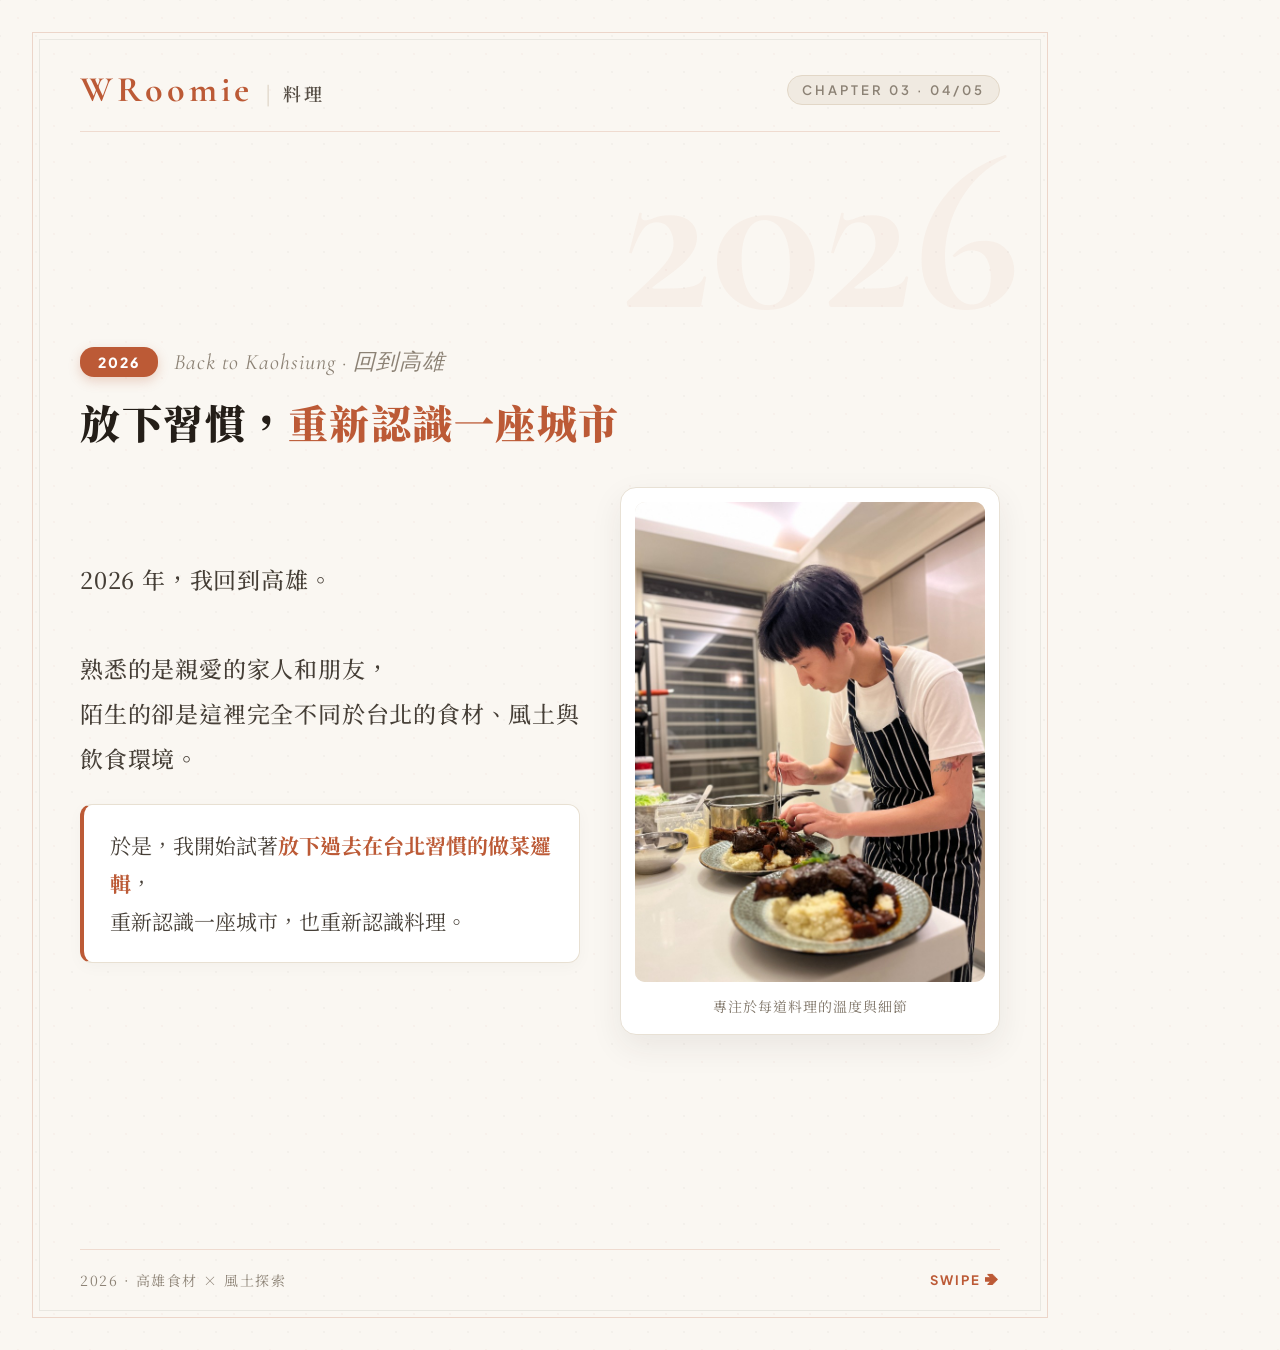
<file: ig_post/slide4.html>
<!DOCTYPE html>
<html lang="zh-TW">
<head>
<meta charset="UTF-8">
<title>WRoomie - Slide 4</title>
<link rel="preconnect" href="https://fonts.googleapis.com">
<link rel="preconnect" href="https://fonts.gstatic.com" crossorigin>
<link href="https://fonts.googleapis.com/css2?family=Cormorant+Garamond:ital,wght@0,400;0,600;0,700;1,400;1,600&family=Noto+Serif+TC:wght@400;500;600;700;900&family=Plus+Jakarta+Sans:wght@400;500;600;700&display=swap" rel="stylesheet">
<style>
  * {
    margin: 0;
    padding: 0;
    box-sizing: border-box;
    -webkit-font-smoothing: antialiased;
  }

  body {
    width: 1080px;
    height: 1350px;
    background-color: #FAF7F2;
    background-image: radial-gradient(rgba(188, 90, 54, 0.04) 1px, transparent 1px), radial-gradient(rgba(45, 39, 33, 0.03) 1px, #FAF7F2 1px);
    background-size: 36px 36px;
    background-position: 0 0, 18px 18px;
    font-family: 'Noto Serif TC', serif;
    color: #2D2721;
    overflow: hidden;
    position: relative;
    padding: 68px 80px 60px;
    display: flex;
    flex-direction: column;
    justify-content: space-between;
  }

  .frame-border {
    position: absolute;
    top: 32px;
    left: 32px;
    right: 32px;
    bottom: 32px;
    border: 1px solid rgba(188, 90, 54, 0.22);
    pointer-events: none;
    z-index: 100;
  }
  .frame-border::before {
    content: '';
    position: absolute;
    top: 6px;
    left: 6px;
    right: 6px;
    bottom: 6px;
    border: 1px solid rgba(45, 39, 33, 0.08);
  }

  .header {
    display: flex;
    justify-content: space-between;
    align-items: center;
    border-bottom: 1px solid rgba(188, 90, 54, 0.18);
    padding-bottom: 20px;
    position: relative;
    z-index: 10;
  }

  .brand-logo {
    display: flex;
    align-items: baseline;
    gap: 12px;
  }

  .brand-logo .eng {
    font-family: 'Cormorant Garamond', serif;
    font-size: 36px;
    font-weight: 700;
    letter-spacing: 4px;
    color: #BC5A36;
  }

  .brand-logo .slash {
    color: #D4C8B8;
    font-weight: 300;
    font-size: 20px;
  }

  .brand-logo .cht {
    font-family: 'Noto Serif TC', serif;
    font-size: 18px;
    font-weight: 600;
    letter-spacing: 3px;
    color: #554D44;
  }

  .slide-tag {
    font-family: 'Plus Jakarta Sans', sans-serif;
    font-size: 13px;
    font-weight: 600;
    letter-spacing: 3px;
    color: #8C8275;
    text-transform: uppercase;
    background: #F0EAE1;
    padding: 6px 14px;
    border-radius: 20px;
    border: 1px solid #E2D7C7;
  }

  .content-main {
    flex: 1;
    display: flex;
    flex-direction: column;
    justify-content: center;
    position: relative;
    z-index: 10;
    padding: 20px 0;
  }

  .watermark-year {
    position: absolute;
    right: -20px;
    top: 10px;
    font-family: 'Cormorant Garamond', serif;
    font-size: 230px;
    font-weight: 700;
    color: rgba(188, 90, 54, 0.05);
    line-height: 0.8;
    user-select: none;
    pointer-events: none;
    z-index: -1;
  }

  .year-badge-container {
    display: flex;
    align-items: center;
    gap: 16px;
    margin-bottom: 18px;
  }

  .year-pill {
    font-family: 'Plus Jakarta Sans', sans-serif;
    font-size: 14px;
    font-weight: 800;
    letter-spacing: 2px;
    color: #FFFFFF;
    background: #BC5A36;
    padding: 6px 18px;
    border-radius: 14px;
    text-transform: uppercase;
    box-shadow: 0 4px 12px rgba(188, 90, 54, 0.25);
  }

  .year-en-sub {
    font-family: 'Cormorant Garamond', serif;
    font-style: italic;
    font-size: 22px;
    color: #8C8275;
    letter-spacing: 1px;
  }

  .slide-title {
    font-size: 40px;
    font-weight: 900;
    line-height: 1.35;
    color: #241E18;
    letter-spacing: 1.5px;
    margin-bottom: 28px;
  }

  .slide-title span {
    color: #BC5A36;
  }

  .grid-layout {
    display: flex;
    gap: 40px;
    align-items: center;
    margin-top: 10px;
  }

  .text-column {
    flex: 1.15;
  }

  .photo-column {
    flex: 0.85;
    display: flex;
    flex-direction: column;
    align-items: center;
  }

  .story-p {
    font-size: 23px;
    line-height: 1.95;
    color: #453E36;
    letter-spacing: 0.8px;
    margin-bottom: 22px;
    font-weight: 500;
  }

  .story-p strong {
    color: #BC5A36;
    font-weight: 700;
  }

  .chef-photo-card {
    background: #FFFFFF;
    padding: 14px 14px 18px 14px;
    border-radius: 16px;
    box-shadow: 0 12px 32px rgba(45, 39, 33, 0.08);
    border: 1px solid #E8E1D5;
    width: 380px;
  }

  .chef-photo-frame {
    width: 100%;
    height: 480px;
    border-radius: 10px;
    overflow: hidden;
    background: #EBE4D8;
  }

  .chef-photo-frame img {
    width: 100%;
    height: 100%;
    object-fit: cover;
    object-position: center top;
    display: block;
  }

  .chef-caption {
    font-size: 14px;
    color: #7D7366;
    text-align: center;
    margin-top: 14px;
    letter-spacing: 1px;
    font-family: 'Noto Serif TC', serif;
  }

  .insight-box {
    background: #FFFFFF;
    border: 1px solid #E8E0D2;
    border-left: 4px solid #BC5A36;
    border-radius: 12px;
    padding: 22px 26px;
    margin-top: 20px;
    box-shadow: 0 4px 16px rgba(45, 39, 33, 0.03);
  }

  .insight-box p {
    font-size: 21px;
    line-height: 1.8;
    color: #453E36;
    margin-bottom: 0;
  }

  .insight-box strong {
    color: #BC5A36;
  }

  .footer {
    display: flex;
    justify-content: space-between;
    align-items: center;
    border-top: 1px solid rgba(188, 90, 54, 0.18);
    padding-top: 20px;
    position: relative;
    z-index: 10;
  }

  .footer-left {
    font-size: 14px;
    color: #8C8275;
    letter-spacing: 1.5px;
    font-family: 'Noto Serif TC', serif;
  }

  .swipe-hint {
    display: flex;
    align-items: center;
    gap: 8px;
    font-family: 'Plus Jakarta Sans', sans-serif;
    font-size: 13px;
    font-weight: 700;
    color: #BC5A36;
    letter-spacing: 2px;
  }
</style>
</head>
<body>
  <div class="frame-border"></div>

  <div class="header">
    <div class="brand-logo">
      <span class="eng">WRoomie</span>
      <span class="slash">|</span>
      <span class="cht">料理</span>
    </div>
    <div class="slide-tag">Chapter 03 · 04/05</div>
  </div>

  <div class="content-main">
    <div class="watermark-year">2026</div>

    <div class="year-badge-container">
      <div class="year-pill">2026</div>
      <div class="year-en-sub">Back to Kaohsiung · 回到高雄</div>
    </div>

    <h2 class="slide-title">放下習慣，<span>重新認識一座城市</span></h2>

    <div class="grid-layout">
      <div class="text-column">
        <p class="story-p">
          2026 年，我回到高雄。<br><br>
          熟悉的是親愛的家人和朋友，<br>
          陌生的卻是這裡完全不同於台北的食材、風土與飲食環境。
        </p>

        <div class="insight-box">
          <p>
            於是，我開始試著<strong>放下過去在台北習慣的做菜邏輯</strong>，<br>
            重新認識一座城市，也重新認識料理。
          </p>
        </div>
      </div>

      <div class="photo-column">
        <div class="chef-photo-card">
          <div class="chef-photo-frame">
            <img src="images/chef_joe.jpg" alt="Joe 專注料理">
          </div>
          <div class="chef-caption">專注於每道料理的溫度與細節</div>
        </div>
      </div>
    </div>
  </div>

  <div class="footer">
    <div class="footer-left">2026 · 高雄食材 × 風土探索</div>
    <div class="swipe-hint">SWIPE ➔</div>
  </div>
</body>
</html>
</file>
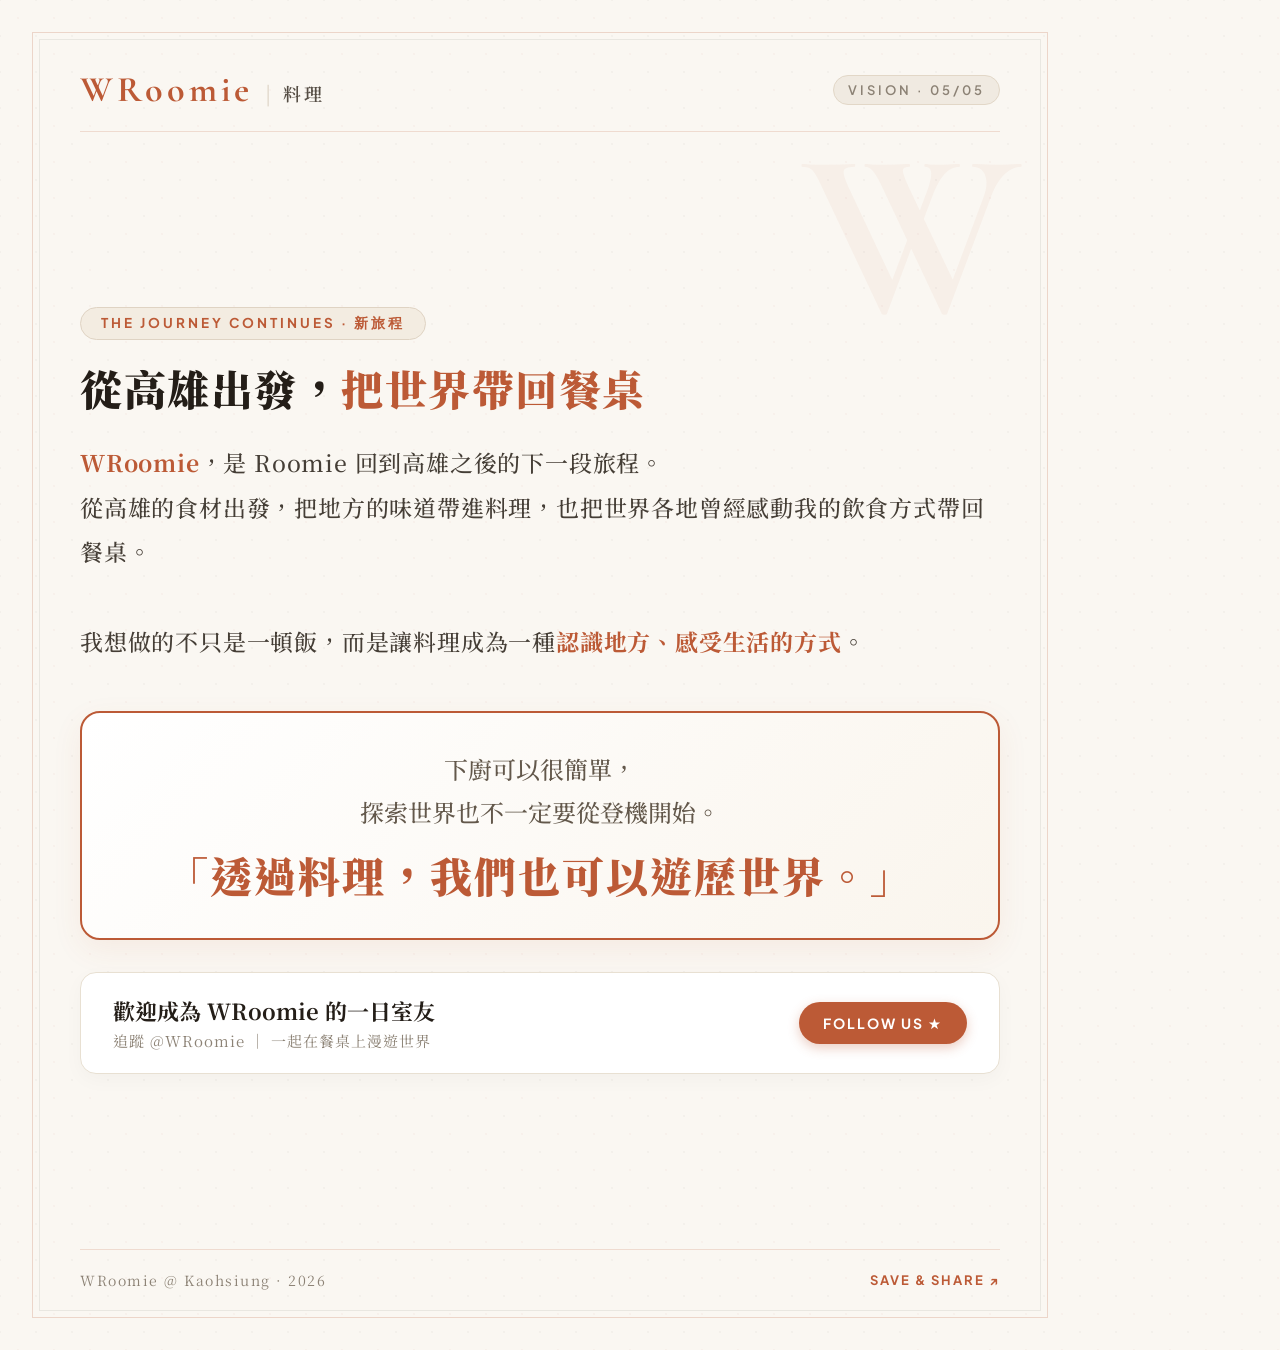
<file: ig_post/slide5.html>
<!DOCTYPE html>
<html lang="zh-TW">
<head>
<meta charset="UTF-8">
<title>WRoomie - Slide 5</title>
<link rel="preconnect" href="https://fonts.googleapis.com">
<link rel="preconnect" href="https://fonts.gstatic.com" crossorigin>
<link href="https://fonts.googleapis.com/css2?family=Cormorant+Garamond:ital,wght@0,400;0,600;0,700;1,400;1,600&family=Noto+Serif+TC:wght@400;500;600;700;900&family=Plus+Jakarta+Sans:wght@400;500;600;700&display=swap" rel="stylesheet">
<style>
  * {
    margin: 0;
    padding: 0;
    box-sizing: border-box;
    -webkit-font-smoothing: antialiased;
  }

  body {
    width: 1080px;
    height: 1350px;
    background-color: #FAF7F2;
    background-image: radial-gradient(rgba(188, 90, 54, 0.04) 1px, transparent 1px), radial-gradient(rgba(45, 39, 33, 0.03) 1px, #FAF7F2 1px);
    background-size: 36px 36px;
    background-position: 0 0, 18px 18px;
    font-family: 'Noto Serif TC', serif;
    color: #2D2721;
    overflow: hidden;
    position: relative;
    padding: 68px 80px 60px;
    display: flex;
    flex-direction: column;
    justify-content: space-between;
  }

  .frame-border {
    position: absolute;
    top: 32px;
    left: 32px;
    right: 32px;
    bottom: 32px;
    border: 1px solid rgba(188, 90, 54, 0.22);
    pointer-events: none;
    z-index: 100;
  }
  .frame-border::before {
    content: '';
    position: absolute;
    top: 6px;
    left: 6px;
    right: 6px;
    bottom: 6px;
    border: 1px solid rgba(45, 39, 33, 0.08);
  }

  .header {
    display: flex;
    justify-content: space-between;
    align-items: center;
    border-bottom: 1px solid rgba(188, 90, 54, 0.18);
    padding-bottom: 20px;
    position: relative;
    z-index: 10;
  }

  .brand-logo {
    display: flex;
    align-items: baseline;
    gap: 12px;
  }

  .brand-logo .eng {
    font-family: 'Cormorant Garamond', serif;
    font-size: 36px;
    font-weight: 700;
    letter-spacing: 4px;
    color: #BC5A36;
  }

  .brand-logo .slash {
    color: #D4C8B8;
    font-weight: 300;
    font-size: 20px;
  }

  .brand-logo .cht {
    font-family: 'Noto Serif TC', serif;
    font-size: 18px;
    font-weight: 600;
    letter-spacing: 3px;
    color: #554D44;
  }

  .slide-tag {
    font-family: 'Plus Jakarta Sans', sans-serif;
    font-size: 13px;
    font-weight: 600;
    letter-spacing: 3px;
    color: #8C8275;
    text-transform: uppercase;
    background: #F0EAE1;
    padding: 6px 14px;
    border-radius: 20px;
    border: 1px solid #E2D7C7;
  }

  .content-main {
    flex: 1;
    display: flex;
    flex-direction: column;
    justify-content: center;
    position: relative;
    z-index: 10;
    padding: 20px 0;
  }

  .watermark-year {
    position: absolute;
    right: -20px;
    top: 10px;
    font-family: 'Cormorant Garamond', serif;
    font-size: 240px;
    font-weight: 700;
    color: rgba(188, 90, 54, 0.05);
    line-height: 0.8;
    user-select: none;
    pointer-events: none;
    z-index: -1;
  }

  .vision-badge {
    display: inline-flex;
    align-items: center;
    gap: 8px;
    font-family: 'Plus Jakarta Sans', sans-serif;
    font-size: 13.5px;
    font-weight: 700;
    color: #BC5A36;
    letter-spacing: 3px;
    text-transform: uppercase;
    background: #F3ECE1;
    border: 1px solid #DFD3C3;
    padding: 6px 20px;
    border-radius: 20px;
    margin-bottom: 20px;
    width: fit-content;
  }

  .slide-title {
    font-size: 42px;
    font-weight: 900;
    line-height: 1.35;
    color: #241E18;
    letter-spacing: 1.5px;
    margin-bottom: 24px;
  }

  .slide-title span {
    color: #BC5A36;
  }

  .story-p {
    font-size: 23px;
    line-height: 1.95;
    color: #453E36;
    letter-spacing: 0.8px;
    margin-bottom: 18px;
    font-weight: 500;
  }

  .story-p strong {
    color: #BC5A36;
    font-weight: 700;
  }

  .golden-quote-box {
    background: linear-gradient(135deg, #FFFFFF 0%, #FAF5ED 100%);
    border: 2px solid #BC5A36;
    border-radius: 20px;
    padding: 34px 38px;
    margin: 28px 0 32px;
    box-shadow: 0 10px 30px rgba(188, 90, 54, 0.08);
    text-align: center;
  }

  .quote-top-line {
    font-size: 24px;
    line-height: 1.8;
    color: #63584B;
    margin-bottom: 14px;
    font-weight: 500;
  }

  .quote-main-title {
    font-size: 42px;
    font-weight: 900;
    color: #BC5A36;
    letter-spacing: 2px;
    line-height: 1.35;
  }

  .call-to-action-card {
    display: flex;
    justify-content: space-between;
    align-items: center;
    background: #FFFFFF;
    border: 1px solid #E8E0D2;
    padding: 22px 32px;
    border-radius: 16px;
    box-shadow: 0 6px 20px rgba(0,0,0,0.03);
  }

  .cta-left h4 {
    font-size: 22px;
    font-weight: 700;
    color: #241E18;
    margin-bottom: 4px;
  }

  .cta-left p {
    font-size: 15px;
    color: #8C8275;
    letter-spacing: 1px;
  }

  .cta-btn {
    background: #BC5A36;
    color: #FFFFFF;
    font-family: 'Plus Jakarta Sans', sans-serif;
    font-size: 14px;
    font-weight: 700;
    letter-spacing: 2px;
    padding: 12px 24px;
    border-radius: 30px;
    text-transform: uppercase;
    box-shadow: 0 4px 12px rgba(188, 90, 54, 0.3);
  }

  .footer {
    display: flex;
    justify-content: space-between;
    align-items: center;
    border-top: 1px solid rgba(188, 90, 54, 0.18);
    padding-top: 20px;
    position: relative;
    z-index: 10;
  }

  .footer-left {
    font-size: 14px;
    color: #8C8275;
    letter-spacing: 1.5px;
    font-family: 'Noto Serif TC', serif;
  }

  .swipe-hint {
    display: flex;
    align-items: center;
    gap: 8px;
    font-family: 'Plus Jakarta Sans', sans-serif;
    font-size: 13px;
    font-weight: 700;
    color: #BC5A36;
    letter-spacing: 2px;
  }
</style>
</head>
<body>
  <div class="frame-border"></div>

  <div class="header">
    <div class="brand-logo">
      <span class="eng">WRoomie</span>
      <span class="slash">|</span>
      <span class="cht">料理</span>
    </div>
    <div class="slide-tag">Vision · 05/05</div>
  </div>

  <div class="content-main">
    <div class="watermark-year">W</div>

    <div class="vision-badge">The Journey Continues · 新旅程</div>

    <h2 class="slide-title">
      從高雄出發，<span>把世界帶回餐桌</span>
    </h2>

    <p class="story-p">
      <strong>WRoomie</strong>，是 Roomie 回到高雄之後的下一段旅程。<br>
      從高雄的食材出發，把地方的味道帶進料理，也把世界各地曾經感動我的飲食方式帶回餐桌。<br><br>
      我想做的不只是一頓飯，而是讓料理成為一種<strong>認識地方、感受生活的方式</strong>。
    </p>

    <div class="golden-quote-box">
      <div class="quote-top-line">
        下廚可以很簡單，<br>
        探索世界也不一定要從登機開始。
      </div>
      <div class="quote-main-title">
        「透過料理，我們也可以遊歷世界。」
      </div>
    </div>

    <div class="call-to-action-card">
      <div class="cta-left">
        <h4>歡迎成為 WRoomie 的一日室友</h4>
        <p>追蹤 @WRoomie ｜ 一起在餐桌上漫遊世界</p>
      </div>
      <div class="cta-btn">Follow Us ★</div>
    </div>
  </div>

  <div class="footer">
    <div class="footer-left">WRoomie @ Kaohsiung · 2026</div>
    <div class="swipe-hint">SAVE & SHARE ↗</div>
  </div>
</body>
</html>
</file>
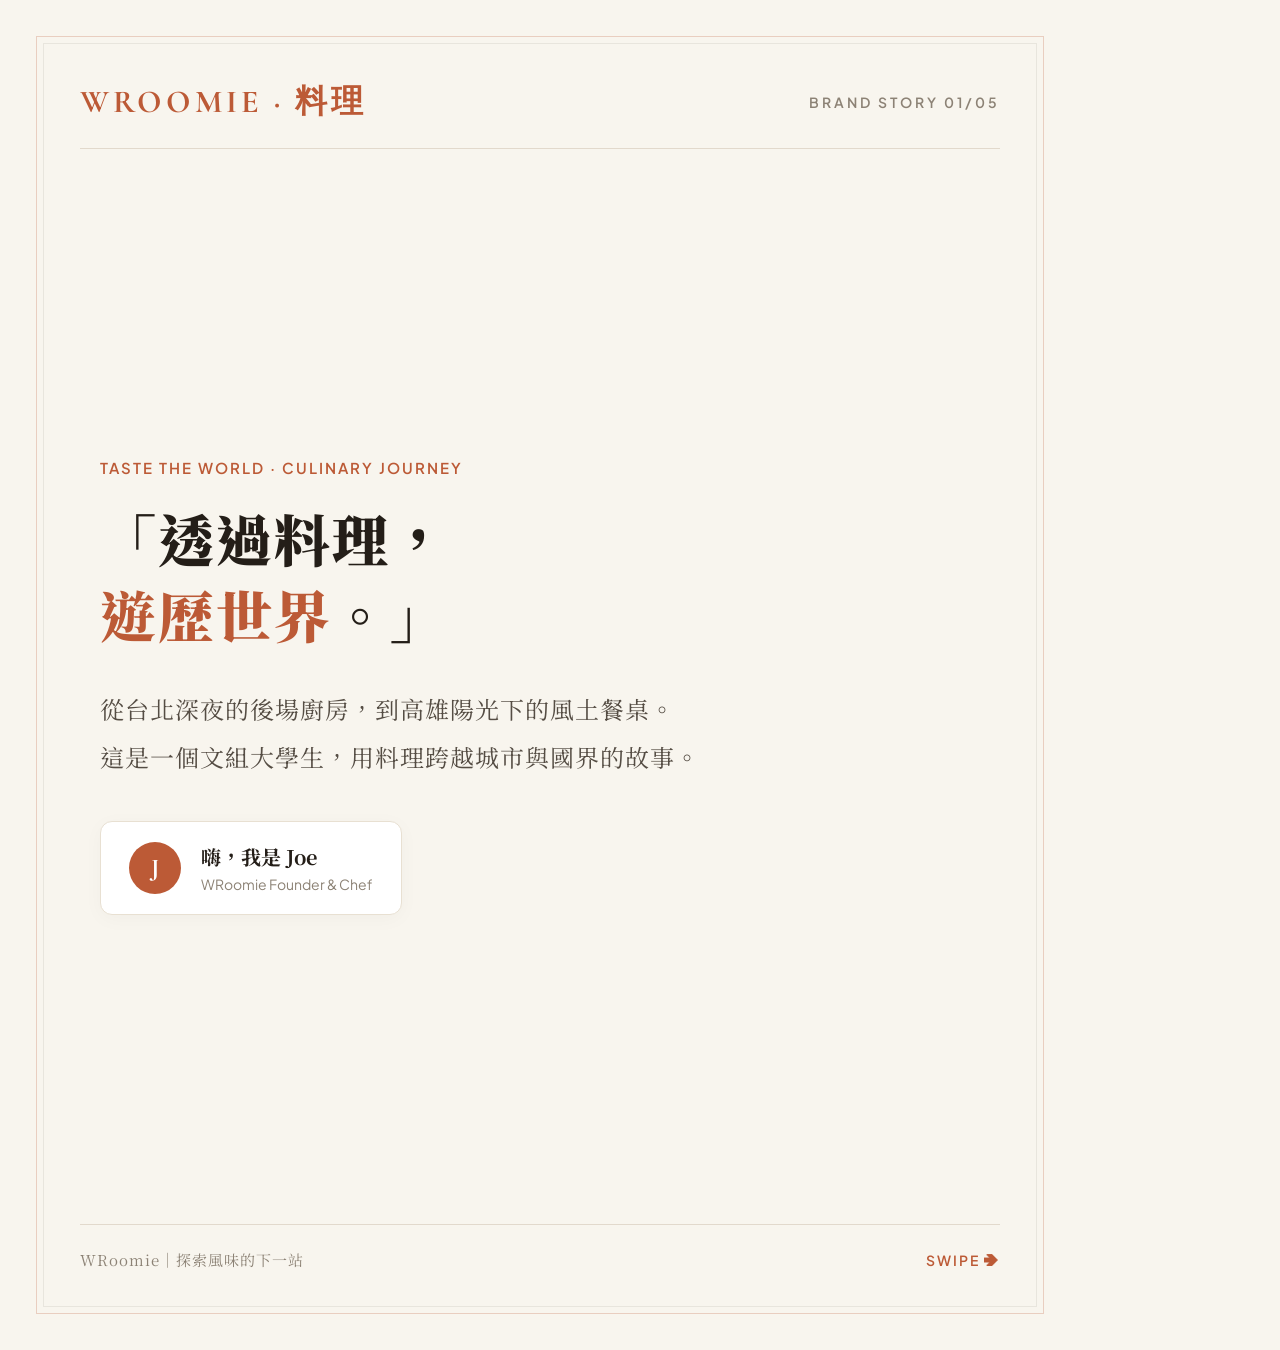
<file: ig_post/slide_test.html>
<!DOCTYPE html>
<html lang="zh-TW">
<head>
<meta charset="UTF-8">
<style>
  @import url('https://fonts.googleapis.com/css2?family=Cormorant+Garamond:ital,wght@0,400;0,600;0,700;1,400&family=Noto+Serif+TC:wght@400;600;700;900&family=Plus+Jakarta+Sans:wght@400;500;600;700&display=swap');

  * {
    margin: 0;
    padding: 0;
    box-sizing: border-box;
  }

  body {
    width: 1080px;
    height: 1350px;
    background-color: #F8F5EE;
    font-family: 'Noto Serif TC', serif;
    color: #2D2721;
    overflow: hidden;
    position: relative;
    padding: 80px;
    display: flex;
    flex-direction: column;
    justify-content: space-between;
  }

  /* Decorative border frame */
  .frame-border {
    position: absolute;
    top: 36px;
    left: 36px;
    right: 36px;
    bottom: 36px;
    border: 1px solid rgba(188, 90, 54, 0.25);
    pointer-events: none;
  }
  .frame-border::before {
    content: '';
    position: absolute;
    top: 6px;
    left: 6px;
    right: 6px;
    bottom: 6px;
    border: 1px solid rgba(45, 39, 33, 0.08);
  }

  .header {
    display: flex;
    justify-content: space-between;
    align-items: center;
    border-bottom: 1px solid #E2D9CC;
    padding-bottom: 24px;
  }

  .brand-logo {
    font-family: 'Cormorant Garamond', serif;
    font-size: 32px;
    font-weight: 700;
    letter-spacing: 4px;
    color: #BC5A36;
    text-transform: uppercase;
  }

  .slide-tag {
    font-family: 'Plus Jakarta Sans', sans-serif;
    font-size: 14px;
    font-weight: 600;
    letter-spacing: 3px;
    color: #8C8275;
    text-transform: uppercase;
  }

  .content-main {
    flex: 1;
    display: flex;
    flex-direction: column;
    justify-content: center;
    padding: 40px 20px;
  }

  .sub-badge {
    display: inline-block;
    font-family: 'Plus Jakarta Sans', sans-serif;
    font-size: 15px;
    font-weight: 600;
    color: #BC5A36;
    letter-spacing: 2px;
    margin-bottom: 24px;
    text-transform: uppercase;
  }

  .hero-quote {
    font-size: 56px;
    font-weight: 900;
    line-height: 1.35;
    color: #241E18;
    margin-bottom: 32px;
    letter-spacing: 2px;
  }

  .hero-quote span {
    color: #BC5A36;
  }

  .intro-text {
    font-size: 24px;
    line-height: 2;
    color: #554D44;
    font-weight: 400;
    letter-spacing: 1px;
    margin-bottom: 40px;
  }

  .author-card {
    display: flex;
    align-items: center;
    gap: 20px;
    background: #FFFFFF;
    border: 1px solid #E8E0D2;
    padding: 20px 28px;
    border-radius: 12px;
    width: fit-content;
    box-shadow: 0 4px 20px rgba(0,0,0,0.03);
  }

  .author-avatar {
    width: 52px;
    height: 52px;
    border-radius: 50%;
    background: #BC5A36;
    color: #FFFFFF;
    display: flex;
    align-items: center;
    justify-content: center;
    font-family: 'Cormorant Garamond', serif;
    font-size: 24px;
    font-weight: 700;
  }

  .author-info h4 {
    font-size: 20px;
    font-weight: 700;
    color: #241E18;
    margin-bottom: 4px;
  }

  .author-info p {
    font-size: 14px;
    color: #8C8275;
    font-family: 'Plus Jakarta Sans', sans-serif;
  }

  .footer {
    display: flex;
    justify-content: space-between;
    align-items: center;
    border-top: 1px solid #E2D9CC;
    padding-top: 24px;
  }

  .footer-left {
    font-size: 15px;
    color: #8C8275;
    letter-spacing: 1px;
  }

  .swipe-hint {
    display: flex;
    align-items: center;
    gap: 8px;
    font-family: 'Plus Jakarta Sans', sans-serif;
    font-size: 14px;
    font-weight: 600;
    color: #BC5A36;
    letter-spacing: 2px;
  }
</style>
</head>
<body>
  <div class="frame-border"></div>

  <div class="header">
    <div class="brand-logo">WRoomie <span>· 料理</span></div>
    <div class="slide-tag">Brand Story 01/05</div>
  </div>

  <div class="content-main">
    <div class="sub-badge">Taste The World · Culinary Journey</div>
    <h1 class="hero-quote">「透過料理，<br><span>遊歷世界</span>。」</h1>
    <p class="intro-text">
      從台北深夜的後場廚房，到高雄陽光下的風土餐桌。<br>
      這是一個文組大學生，用料理跨越城市與國界的故事。
    </p>

    <div class="author-card">
      <div class="author-avatar">J</div>
      <div class="author-info">
        <h4>嗨，我是 Joe</h4>
        <p>WRoomie Founder & Chef</p>
      </div>
    </div>
  </div>

  <div class="footer">
    <div class="footer-left">WRoomie｜探索風味的下一站</div>
    <div class="swipe-hint">SWIPE ➔</div>
  </div>
</body>
</html>
</file>
